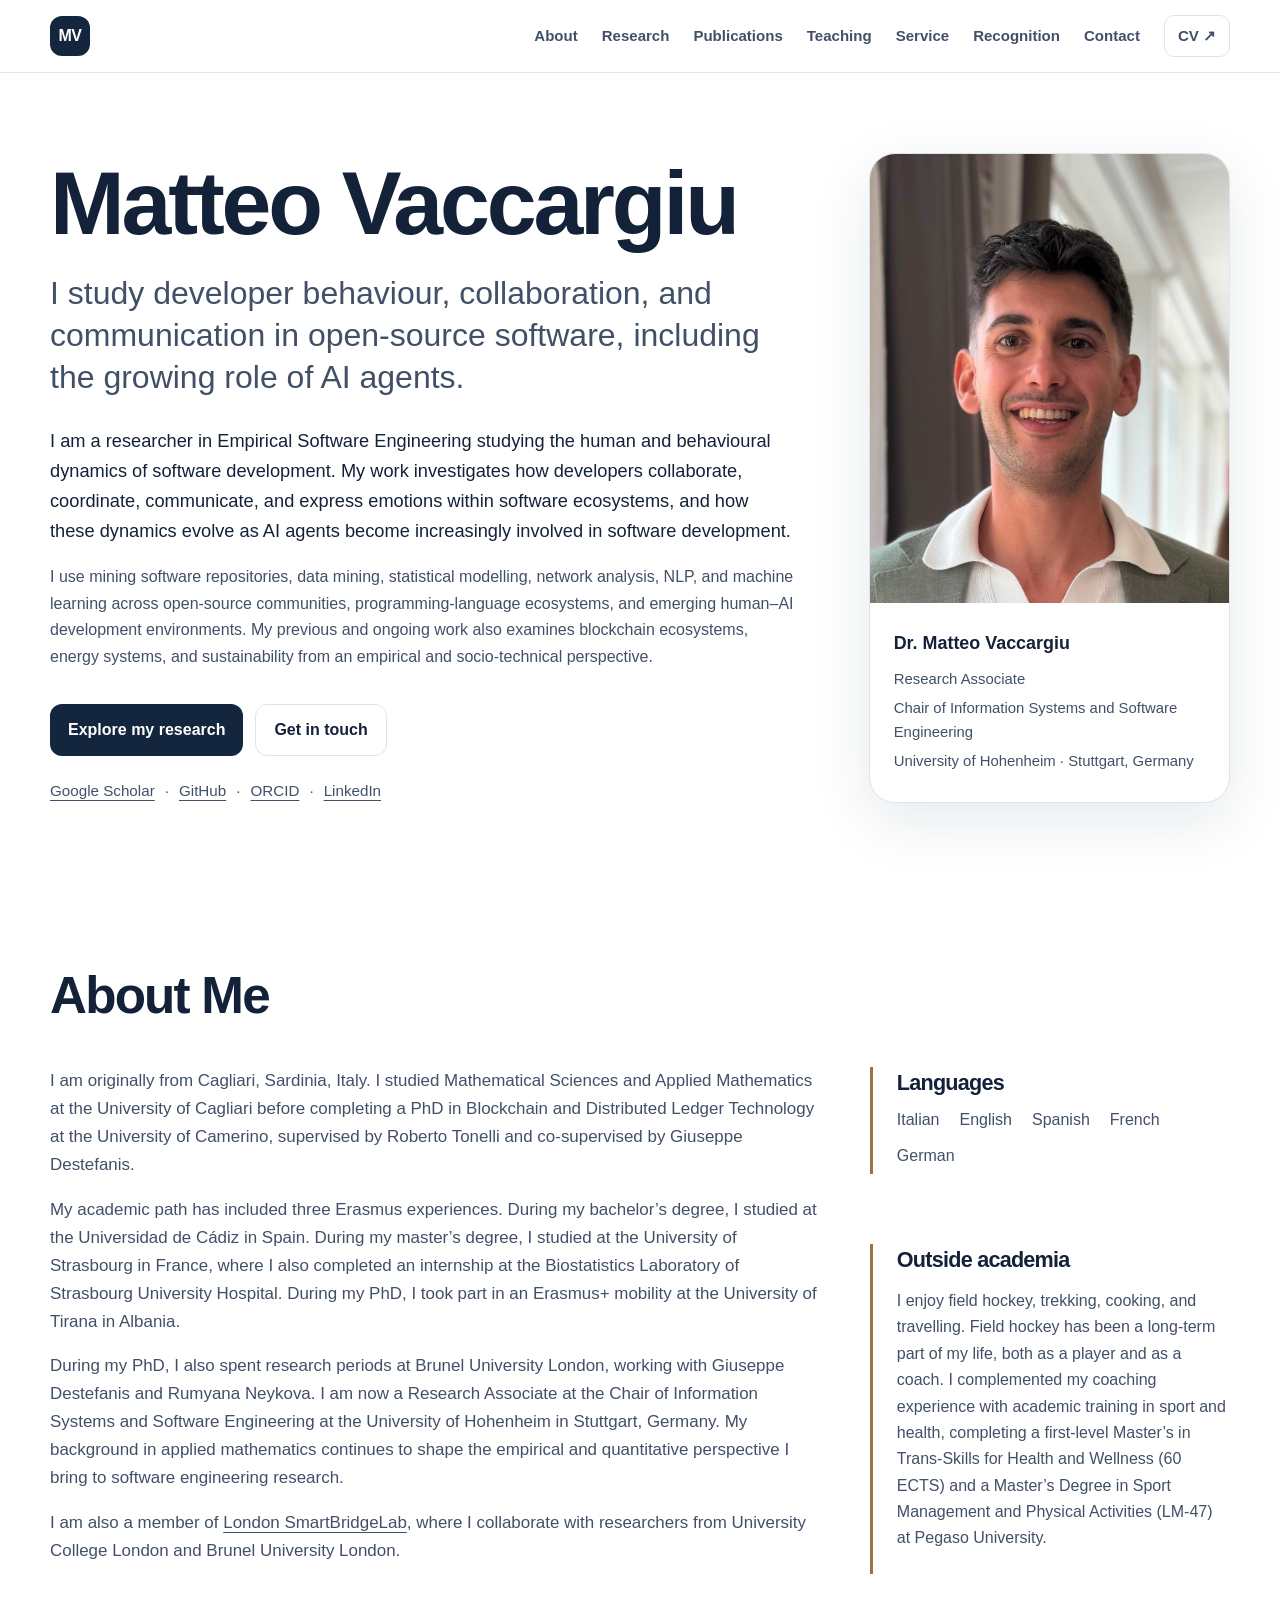
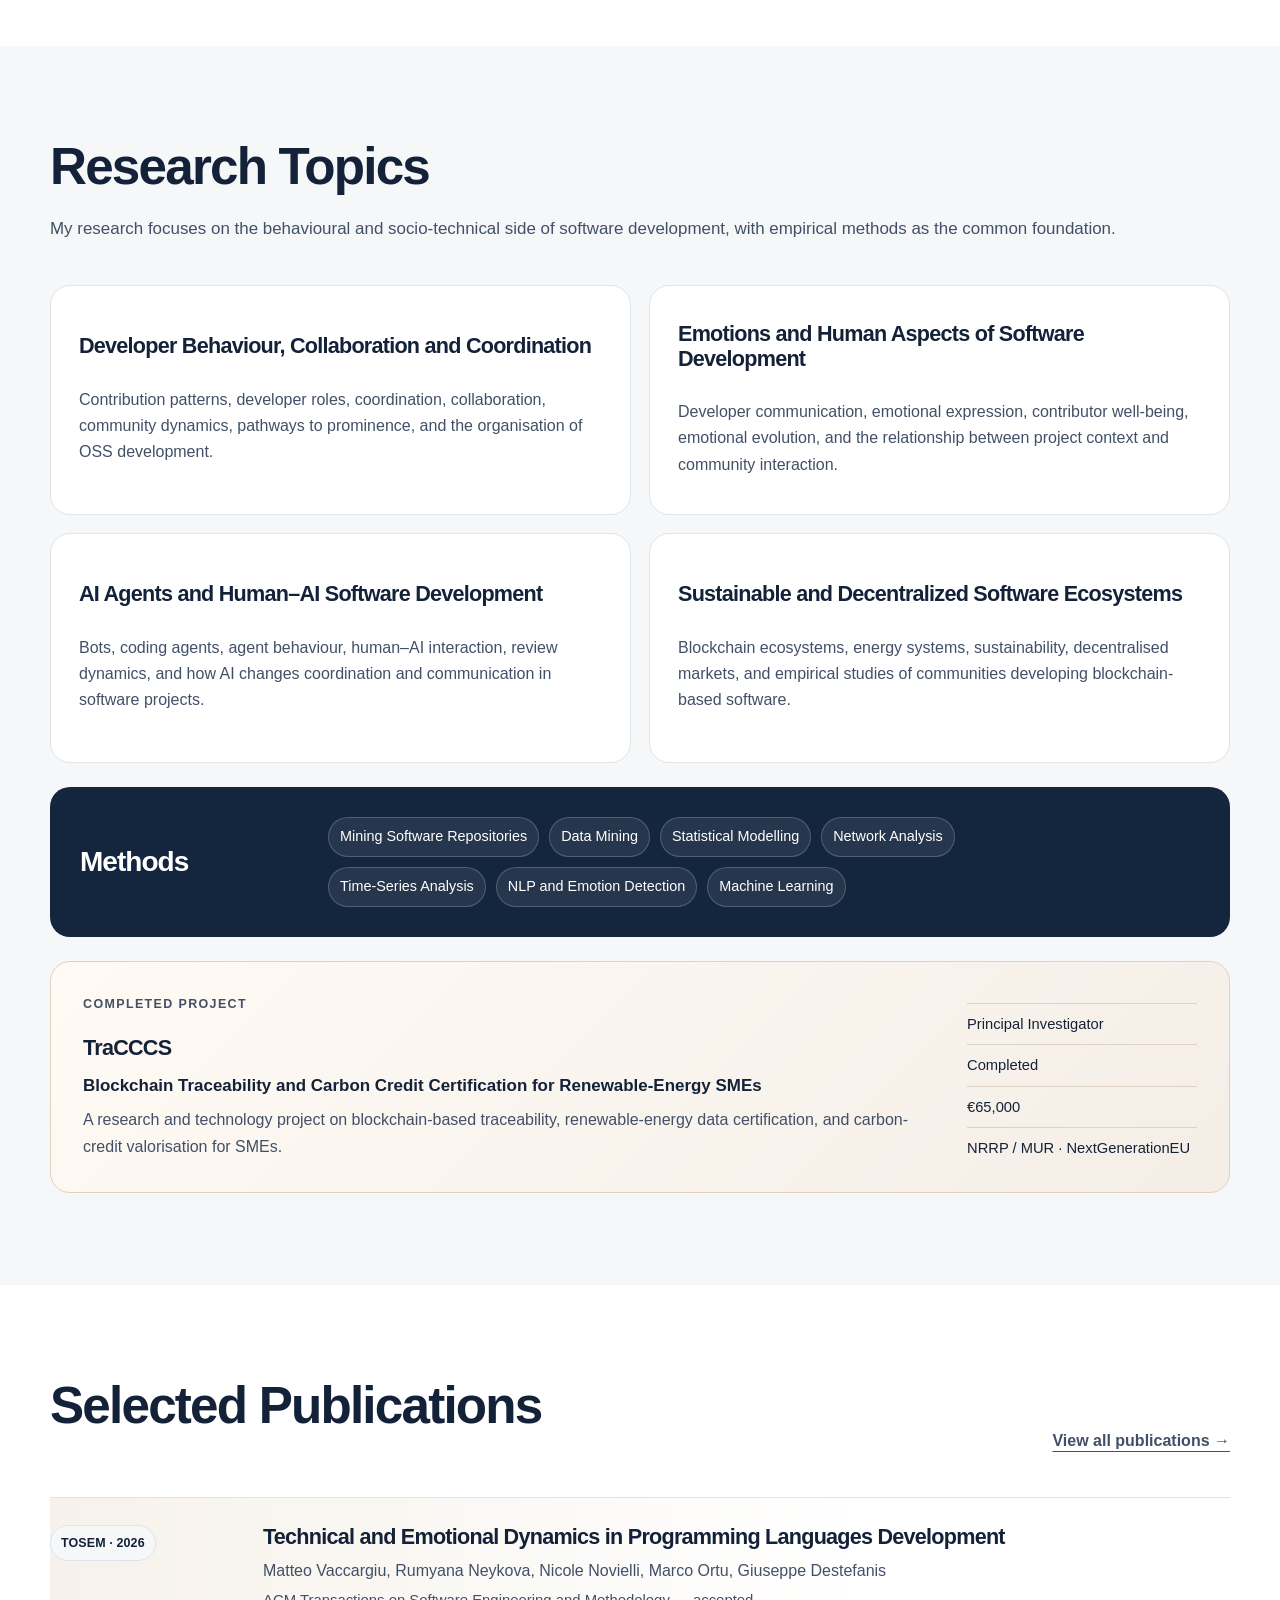
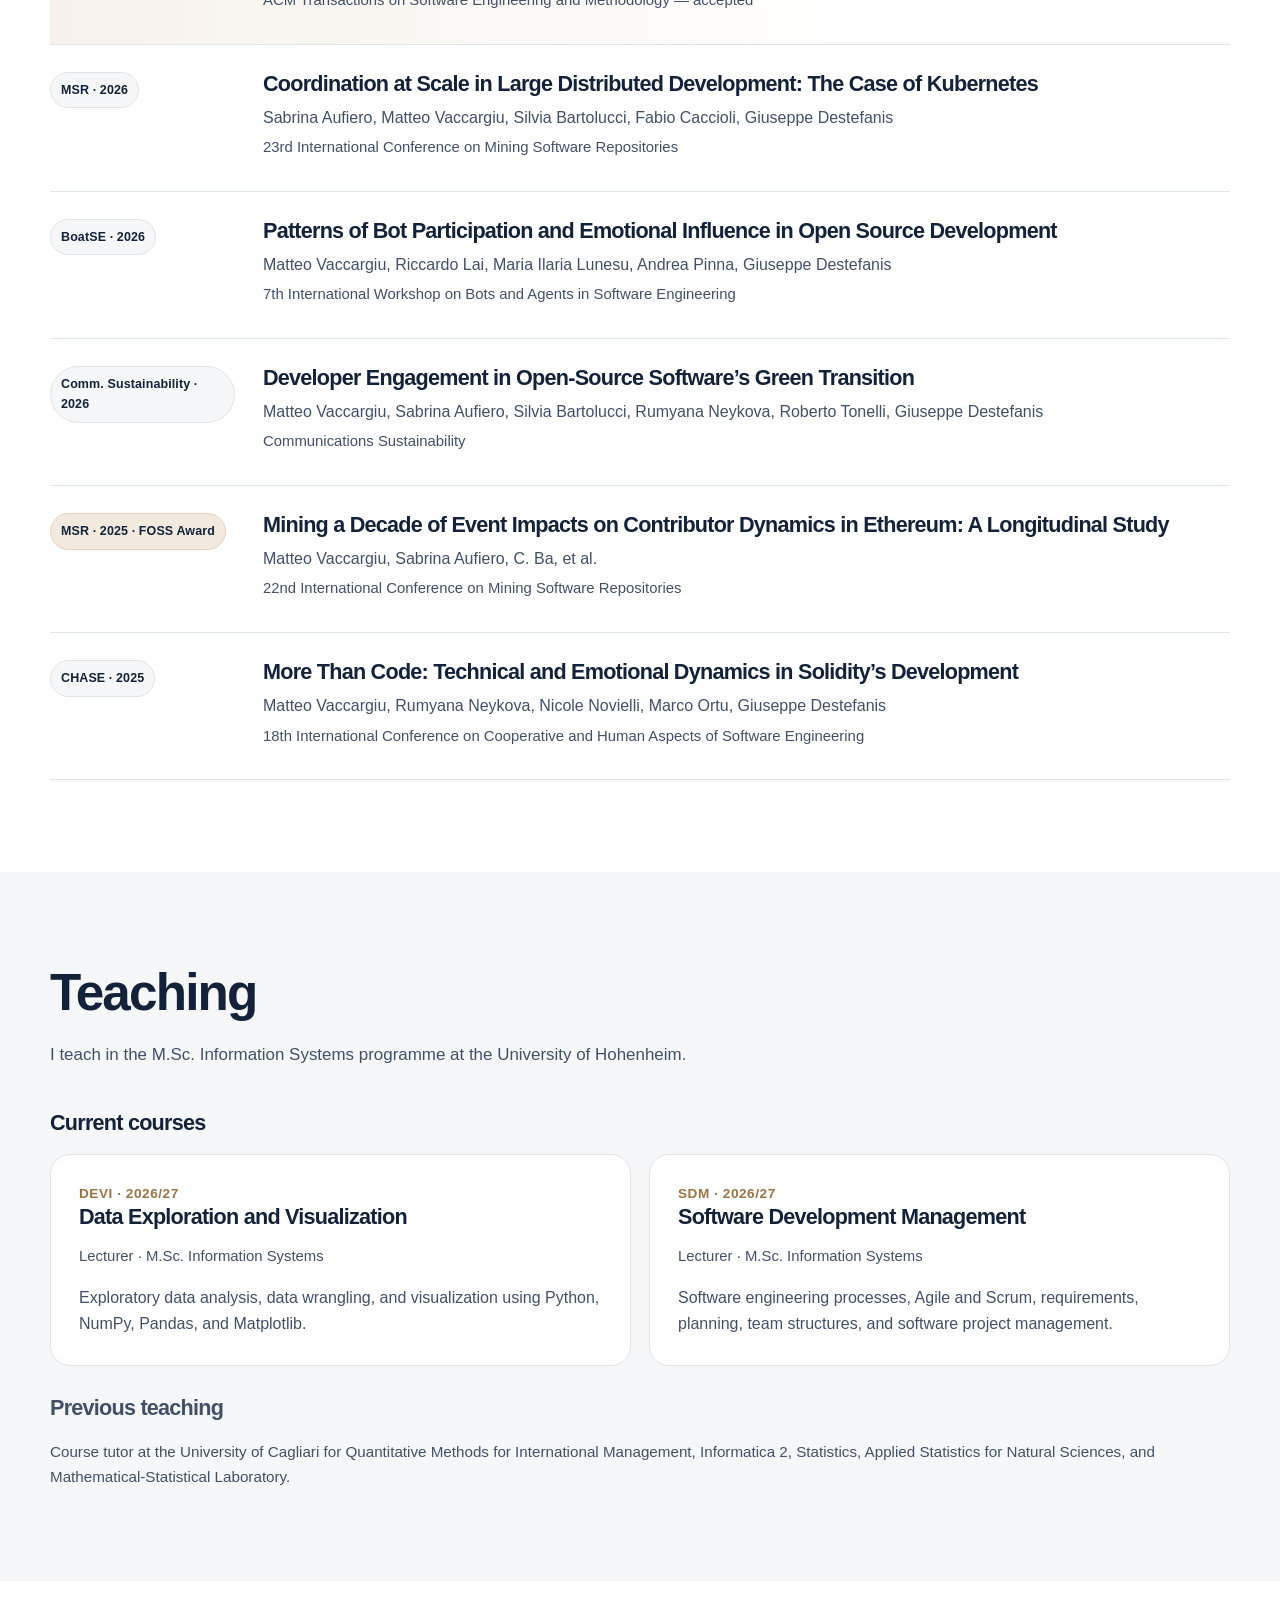
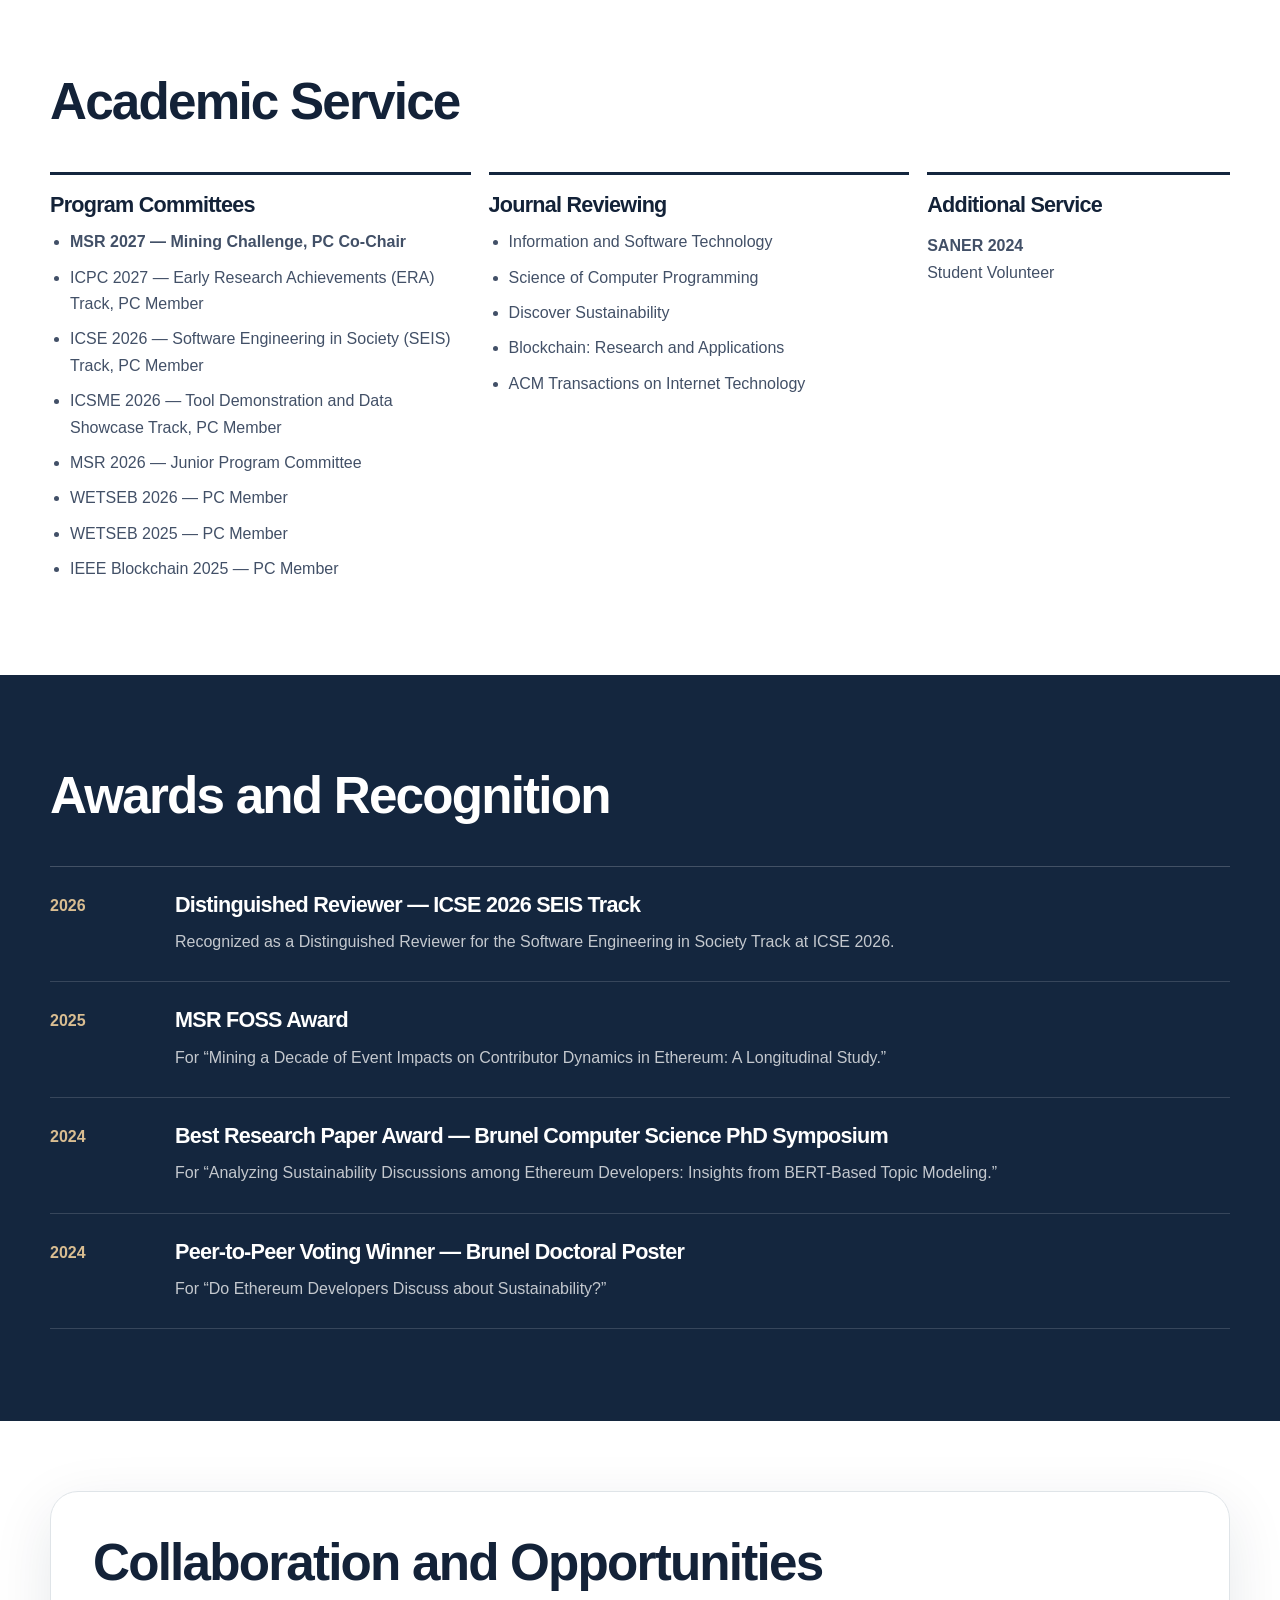
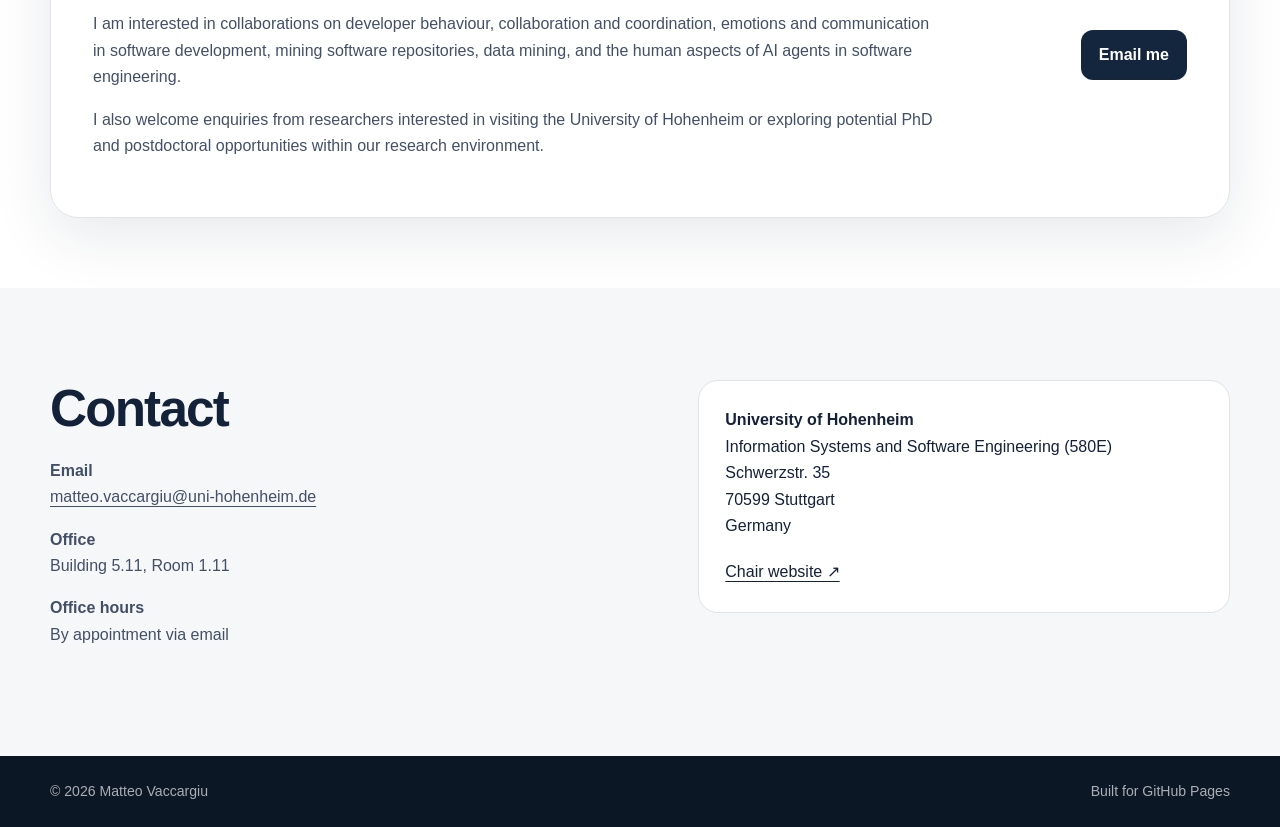
<file: index.html>
<!doctype html>
<html lang="en">
<head>
  <meta charset="utf-8" />
  <meta name="viewport" content="width=device-width, initial-scale=1" />
  <meta name="description" content="Matteo Vaccargiu — Research Associate at the University of Hohenheim." />
  <meta property="og:title" content="Matteo Vaccargiu" />
  <meta property="og:description" content="Research Associate at the University of Hohenheim." />
  <meta property="og:type" content="website" />
  <meta property="og:url" content="https://matteovaccargiu.github.io/" />
  <title>Matteo Vaccargiu</title>
  <link rel="stylesheet" href="styles.css" />
</head>
<body>
  <header class="site-header">
    <div class="container nav-wrap">
      <a class="brand" href="#top">MV</a>
      <nav aria-label="Primary navigation">
        <a href="#about">About</a>
        <a href="#research">Research</a>
        <a href="publications.html">Publications</a>
        <a href="#teaching">Teaching</a>
        <a href="#service">Service</a>
        <a href="#recognition">Recognition</a>
        <a href="#contact">Contact</a>
        <a class="nav-cv" href="CV_Matteo_Vaccargiu.pdf" target="_blank" rel="noopener">CV ↗</a>
      </nav>
    </div>
  </header>

  <main id="top">
    <section class="hero section">
      <div class="container hero-grid">
        <div class="hero-copy">
          <h1>Matteo Vaccargiu</h1>
          <p class="hero-title">I study developer behaviour, collaboration, and communication in open-source software, including the growing role of AI agents.</p>
          <p class="lead">
            I am a researcher in Empirical Software Engineering studying the human and behavioural dynamics of software development. My work investigates how developers collaborate, coordinate, communicate, and express emotions within software ecosystems, and how these dynamics evolve as AI agents become increasingly involved in software development.
          </p>
          <p class="hero-detail">
            I use mining software repositories, data mining, statistical modelling, network analysis, NLP, and machine learning across open-source communities, programming-language ecosystems, and emerging human–AI development environments. My previous and ongoing work also examines blockchain ecosystems, energy systems, and sustainability from an empirical and socio-technical perspective.
          </p>
          <div class="hero-actions">
            <a class="button primary" href="#research">Explore my research</a>
            <a class="button secondary" href="mailto:matteo.vaccargiu@uni-hohenheim.de">Get in touch</a>
          </div>
          <div class="social-links" aria-label="Academic profiles">
            <a href="https://scholar.google.com/citations?user=Zvp0OW4AAAAJ&amp;hl=en" target="_blank" rel="noopener">Google Scholar</a>
            <span>·</span>
            <a href="https://github.com/matteovaccargiu" target="_blank" rel="noopener">GitHub</a>
            <span>·</span>
            <a href="https://orcid.org/0009-0009-9461-6183" target="_blank" rel="noopener">ORCID</a>
            <span>·</span>
            <a href="https://www.linkedin.com/in/matteo-vaccargiu-04b7b61a7" target="_blank" rel="noopener">LinkedIn</a>
          </div>
        </div>
        <aside class="profile-card" aria-label="Profile">
          <img src="assets/matteo.jpg" alt="Portrait of Matteo Vaccargiu" />
          <div class="profile-card-body">
            <p class="profile-name">Dr. Matteo Vaccargiu</p>
            <p>Research Associate</p>
            <p>Chair of Information Systems and Software Engineering</p>
            <p>University of Hohenheim · Stuttgart, Germany</p>
          </div>
        </aside>
      </div>
    </section>

    <section id="about" class="section about-section">
      <div class="container">
        <div class="section-heading">
          <h2>About Me</h2>
        </div>
        <div class="about-grid">
          <div class="about-copy">
            <p>I am originally from Cagliari, Sardinia, Italy. I studied Mathematical Sciences and Applied Mathematics at the University of Cagliari before completing a PhD in Blockchain and Distributed Ledger Technology at the University of Camerino, supervised by Roberto Tonelli and co-supervised by Giuseppe Destefanis.</p>
            <p>My academic path has included three Erasmus experiences. During my bachelor’s degree, I studied at the Universidad de Cádiz in Spain. During my master’s degree, I studied at the University of Strasbourg in France, where I also completed an internship at the Biostatistics Laboratory of Strasbourg University Hospital. During my PhD, I took part in an Erasmus+ mobility at the University of Tirana in Albania.</p>
            <p>During my PhD, I also spent research periods at Brunel University London, working with Giuseppe Destefanis and Rumyana Neykova. I am now a Research Associate at the Chair of Information Systems and Software Engineering at the University of Hohenheim in Stuttgart, Germany. My background in applied mathematics continues to shape the empirical and quantitative perspective I bring to software engineering research.</p>
            <p>I am also a member of <a href="https://smartbridgelab.co.uk" target="_blank" rel="noopener">London SmartBridgeLab</a>, where I collaborate with researchers from University College London and Brunel University London.</p>
          </div>
          <aside class="about-sidebar">
            <div class="about-side-block">
              <h3>Languages</h3>
              <div class="language-list" aria-label="Languages">
                <span>Italian</span>
                <span>English</span>
                <span>Spanish</span>
                <span>French</span>
                <span>German</span>
              </div>
            </div>
            <div class="about-side-block">
              <h3>Outside academia</h3>
              <p>I enjoy field hockey, trekking, cooking, and travelling. Field hockey has been a long-term part of my life, both as a player and as a coach. I complemented my coaching experience with academic training in sport and health, completing a first-level Master’s in Trans-Skills for Health and Wellness (60 ECTS) and a Master’s Degree in Sport Management and Physical Activities (LM-47) at Pegaso University.</p>
            </div>
          </aside>
        </div>
      </div>
    </section>

    <section id="research" class="section soft-bg">
      <div class="container">
        <div class="section-heading research-heading">
          <h2>Research Topics</h2>
          <p>My research focuses on the behavioural and socio-technical side of software development, with empirical methods as the common foundation.</p>
        </div>
        <div class="card-grid research-grid">
          <article class="card research-card">
            <h3>Developer Behaviour, Collaboration and Coordination</h3>
            <p>Contribution patterns, developer roles, coordination, collaboration, community dynamics, pathways to prominence, and the organisation of OSS development.</p>
          </article>
          <article class="card research-card">
            <h3>Emotions and Human Aspects of Software Development</h3>
            <p>Developer communication, emotional expression, contributor well-being, emotional evolution, and the relationship between project context and community interaction.</p>
          </article>
          <article class="card research-card">
            <h3>AI Agents and Human–AI Software Development</h3>
            <p>Bots, coding agents, agent behaviour, human–AI interaction, review dynamics, and how AI changes coordination and communication in software projects.</p>
          </article>
          <article class="card research-card">
            <h3>Sustainable and Decentralized Software Ecosystems</h3>
            <p>Blockchain ecosystems, energy systems, sustainability, decentralised markets, and empirical studies of communities developing blockchain-based software.</p>
          </article>
        </div>

        <div class="methods-band">
          <div>
            <h3>Methods</h3>
          </div>
          <div class="chips chips-rows">
            <div class="chip-row">
              <span>Mining Software Repositories</span>
              <span>Data Mining</span>
              <span>Statistical Modelling</span>
              <span>Network Analysis</span>
            </div>
            <div class="chip-row">
              <span>Time-Series Analysis</span>
              <span>NLP and Emotion Detection</span>
              <span>Machine Learning</span>
            </div>
          </div>
        </div>

        <article class="featured-project">
          <div>
            <p class="eyebrow">Completed project</p>
            <h3>TraCCCS</h3>
            <p class="project-subtitle">Blockchain Traceability and Carbon Credit Certification for Renewable-Energy SMEs</p>
            <p>A research and technology project on blockchain-based traceability, renewable-energy data certification, and carbon-credit valorisation for SMEs.</p>
          </div>
          <div class="project-meta">
            <span>Principal Investigator</span>
            <span>Completed</span>
            <span>€65,000</span>
            <span>NRRP / MUR · NextGenerationEU</span>
          </div>
        </article>
      </div>
    </section>

    <section id="publications" class="section">
      <div class="container">
        <div class="section-heading row-heading">
          <div>
            <h2>Selected Publications</h2>
          </div>
          <a class="text-link" href="publications.html">View all publications →</a>
        </div>

        <div class="publication-list">
          <article class="publication featured-pub">
            <div class="pub-badge">TOSEM · 2026</div>
            <div>
              <h3>Technical and Emotional Dynamics in Programming Languages Development</h3>
              <p>Matteo Vaccargiu, Rumyana Neykova, Nicole Novielli, Marco Ortu, Giuseppe Destefanis</p>
              <p class="venue">ACM Transactions on Software Engineering and Methodology — accepted</p>
            </div>
          </article>
          <article class="publication">
            <div class="pub-badge">MSR · 2026</div>
            <div>
              <h3>Coordination at Scale in Large Distributed Development: The Case of Kubernetes</h3>
              <p>Sabrina Aufiero, Matteo Vaccargiu, Silvia Bartolucci, Fabio Caccioli, Giuseppe Destefanis</p>
              <p class="venue">23rd International Conference on Mining Software Repositories</p>
            </div>
          </article>
          <article class="publication">
            <div class="pub-badge">BoatSE · 2026</div>
            <div>
              <h3>Patterns of Bot Participation and Emotional Influence in Open Source Development</h3>
              <p>Matteo Vaccargiu, Riccardo Lai, Maria Ilaria Lunesu, Andrea Pinna, Giuseppe Destefanis</p>
              <p class="venue">7th International Workshop on Bots and Agents in Software Engineering</p>
            </div>
          </article>
          <article class="publication">
            <div class="pub-badge">Comm. Sustainability · 2026</div>
            <div>
              <h3>Developer Engagement in Open-Source Software’s Green Transition</h3>
              <p>Matteo Vaccargiu, Sabrina Aufiero, Silvia Bartolucci, Rumyana Neykova, Roberto Tonelli, Giuseppe Destefanis</p>
              <p class="venue">Communications Sustainability</p>
            </div>
          </article>
          <article class="publication">
            <div class="pub-badge award">MSR · 2025 · FOSS Award</div>
            <div>
              <h3>Mining a Decade of Event Impacts on Contributor Dynamics in Ethereum: A Longitudinal Study</h3>
              <p>Matteo Vaccargiu, Sabrina Aufiero, C. Ba, et al.</p>
              <p class="venue">22nd International Conference on Mining Software Repositories</p>
            </div>
          </article>
          <article class="publication">
            <div class="pub-badge">CHASE · 2025</div>
            <div>
              <h3>More Than Code: Technical and Emotional Dynamics in Solidity’s Development</h3>
              <p>Matteo Vaccargiu, Rumyana Neykova, Nicole Novielli, Marco Ortu, Giuseppe Destefanis</p>
              <p class="venue">18th International Conference on Cooperative and Human Aspects of Software Engineering</p>
            </div>
          </article>
        </div>
      </div>
    </section>

    <section id="teaching" class="section soft-bg">
      <div class="container">
        <div class="section-heading">
          <h2>Teaching</h2>
          <p>I teach in the M.Sc. Information Systems programme at the University of Hohenheim.</p>
        </div>
        <h3 class="subsection-title">Current courses</h3>
        <div class="card-grid teaching-grid">
          <article class="card teaching-card">
            <p class="course-code">DEVI · 2026/27</p>
            <h3>Data Exploration and Visualization</h3>
            <p class="muted">Lecturer · M.Sc. Information Systems</p>
            <p>Exploratory data analysis, data wrangling, and visualization using Python, NumPy, Pandas, and Matplotlib.</p>
          </article>
          <article class="card teaching-card">
            <p class="course-code">SDM · 2026/27</p>
            <h3>Software Development Management</h3>
            <p class="muted">Lecturer · M.Sc. Information Systems</p>
            <p>Software engineering processes, Agile and Scrum, requirements, planning, team structures, and software project management.</p>
          </article>
        </div>
        <div class="previous-teaching">
          <h3 class="subsection-title">Previous teaching</h3>
          <p>Course tutor at the University of Cagliari for Quantitative Methods for International Management, Informatica 2, Statistics, Applied Statistics for Natural Sciences, and Mathematical-Statistical Laboratory.</p>
        </div>
      </div>
    </section>

    <section id="service" class="section">
      <div class="container">
        <div class="section-heading">
          <h2>Academic Service</h2>
        </div>
        <div class="service-columns">
          <div class="service-block">
            <h3>Program Committees</h3>
            <ul>
              <li><strong>MSR 2027 — Mining Challenge, PC Co-Chair</strong></li>
              <li>ICPC 2027 — Early Research Achievements (ERA) Track, PC Member</li>
              <li>ICSE 2026 — Software Engineering in Society (SEIS) Track, PC Member</li>
              <li>ICSME 2026 — Tool Demonstration and Data Showcase Track, PC Member</li>
              <li>MSR 2026 — Junior Program Committee</li>
              <li>WETSEB 2026 — PC Member</li>
              <li>WETSEB 2025 — PC Member</li>
              <li>IEEE Blockchain 2025 — PC Member</li>
            </ul>
          </div>
          <div class="service-block">
            <h3>Journal Reviewing</h3>
            <ul>
              <li>Information and Software Technology</li>
              <li>Science of Computer Programming</li>
              <li>Discover Sustainability</li>
              <li>Blockchain: Research and Applications</li>
              <li>ACM Transactions on Internet Technology</li>
            </ul>
          </div>
          <div class="service-block compact-block">
            <h3>Additional Service</h3>
            <p><strong>SANER 2024</strong><br />Student Volunteer</p>
          </div>
        </div>
      </div>
    </section>

    <section id="recognition" class="section dark-section">
      <div class="container">
        <div class="section-heading light-heading">
          <h2>Awards and Recognition</h2>
        </div>
        <div class="timeline">
          <article class="timeline-item">
            <span>2026</span>
            <div>
              <h3>Distinguished Reviewer — ICSE 2026 SEIS Track</h3>
              <p>Recognized as a Distinguished Reviewer for the Software Engineering in Society Track at ICSE 2026.</p>
            </div>
          </article>
          <article class="timeline-item">
            <span>2025</span>
            <div>
              <h3>MSR FOSS Award</h3>
              <p>For “Mining a Decade of Event Impacts on Contributor Dynamics in Ethereum: A Longitudinal Study.”</p>
            </div>
          </article>
          <article class="timeline-item">
            <span>2024</span>
            <div>
              <h3>Best Research Paper Award — Brunel Computer Science PhD Symposium</h3>
              <p>For “Analyzing Sustainability Discussions among Ethereum Developers: Insights from BERT-Based Topic Modeling.”</p>
            </div>
          </article>
          <article class="timeline-item">
            <span>2024</span>
            <div>
              <h3>Peer-to-Peer Voting Winner — Brunel Doctoral Poster</h3>
              <p>For “Do Ethereum Developers Discuss about Sustainability?”</p>
            </div>
          </article>
        </div>
      </div>
    </section>

    <section class="section collaboration-section">
      <div class="container collaboration-box">
        <div>
          <h2>Collaboration and Opportunities</h2>
          <p>I am interested in collaborations on developer behaviour, collaboration and coordination, emotions and communication in software development, mining software repositories, data mining, and the human aspects of AI agents in software engineering.</p>
          <p>I also welcome enquiries from researchers interested in visiting the University of Hohenheim or exploring potential PhD and postdoctoral opportunities within our research environment.</p>
        </div>
        <a class="button primary" href="mailto:matteo.vaccargiu@uni-hohenheim.de">Email me</a>
      </div>
    </section>

    <section id="contact" class="section soft-bg contact-section">
      <div class="container contact-grid">
        <div>
          <h2>Contact</h2>
          <p><strong>Email</strong><br /><a href="mailto:matteo.vaccargiu@uni-hohenheim.de">matteo.vaccargiu@uni-hohenheim.de</a></p>
          <p><strong>Office</strong><br />Building 5.11, Room 1.11</p>
          <p><strong>Office hours</strong><br />By appointment via email</p>
        </div>
        <div class="address-card">
          <strong>University of Hohenheim</strong><br />
          Information Systems and Software Engineering (580E)<br />
          Schwerzstr. 35<br />
          70599 Stuttgart<br />
          Germany
          <div class="address-links">
            <a href="https://isse.uni-hohenheim.de/en" target="_blank" rel="noopener">Chair website ↗</a>
          </div>
        </div>
      </div>
    </section>
  </main>

  <footer>
    <div class="container footer-wrap">
      <span>© 2026 Matteo Vaccargiu</span>
      <span>Built for GitHub Pages</span>
    </div>
  </footer>
</body>
</html>
</file>
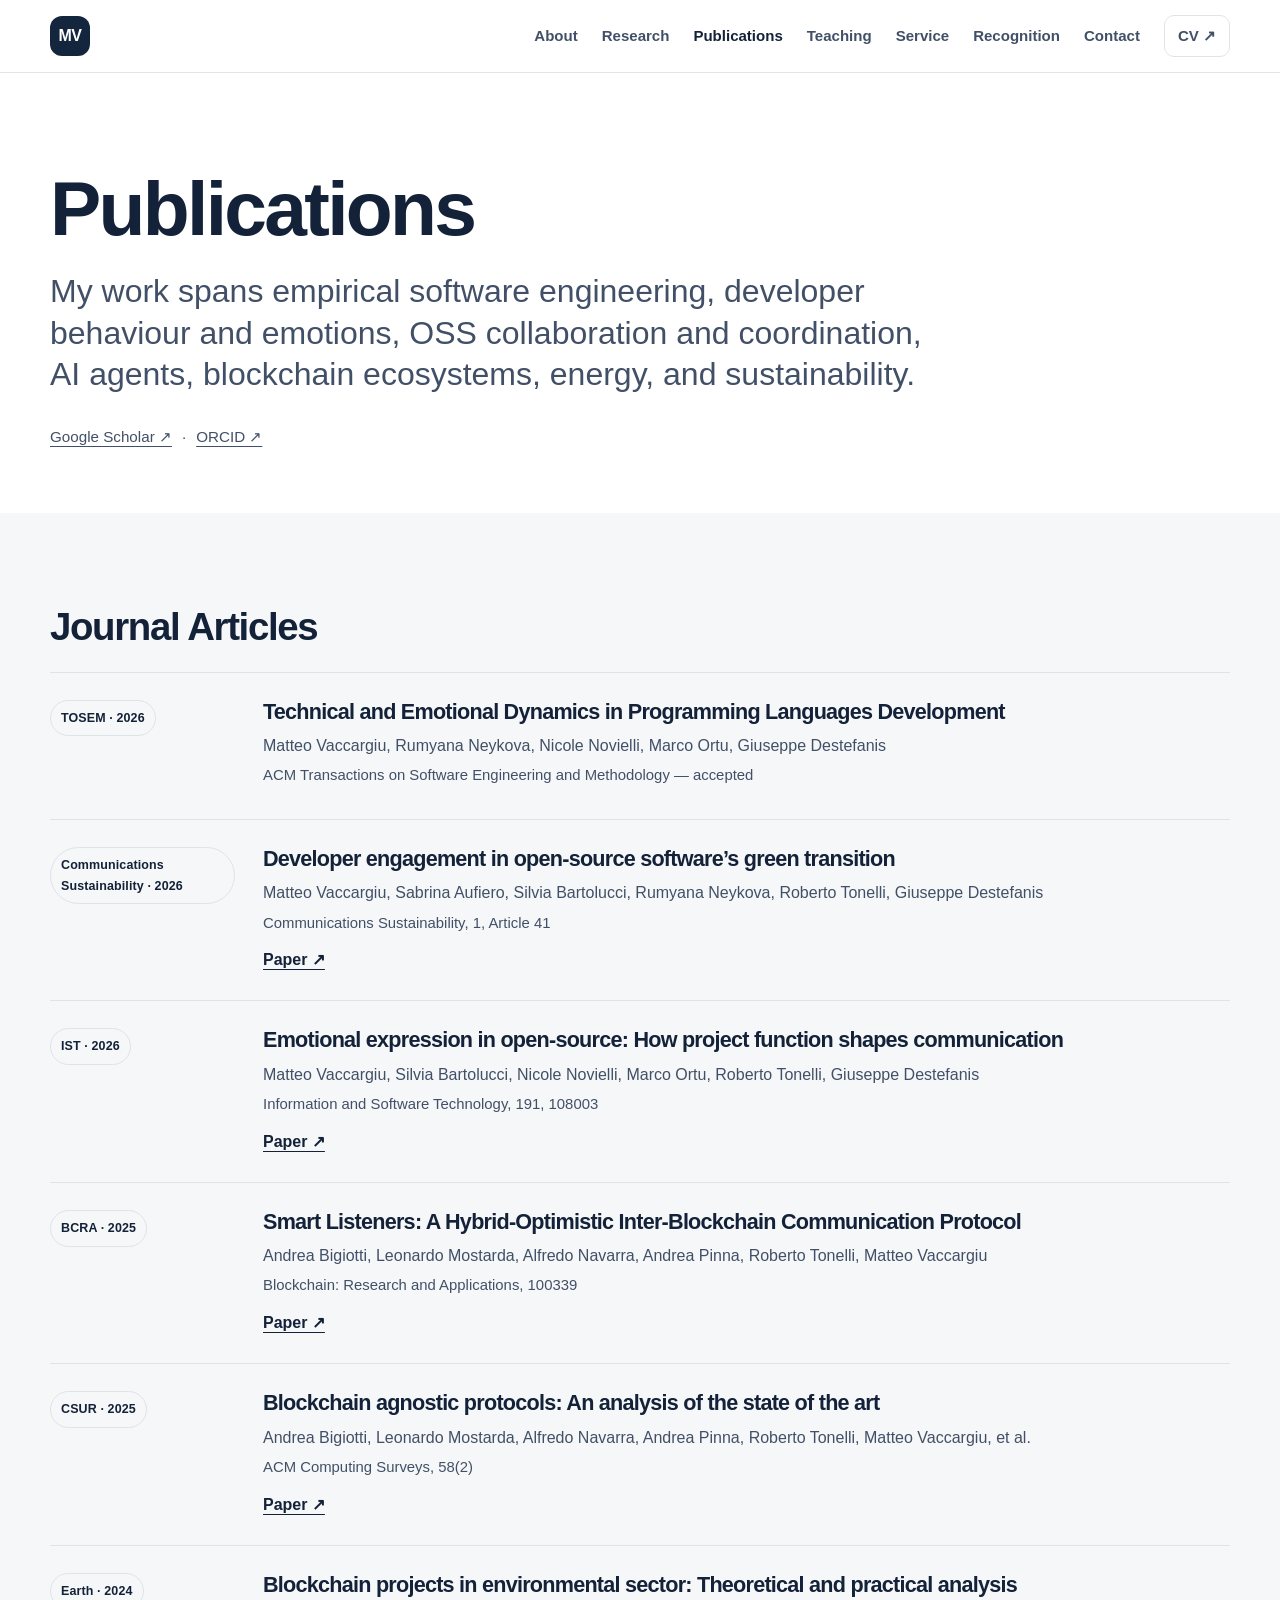
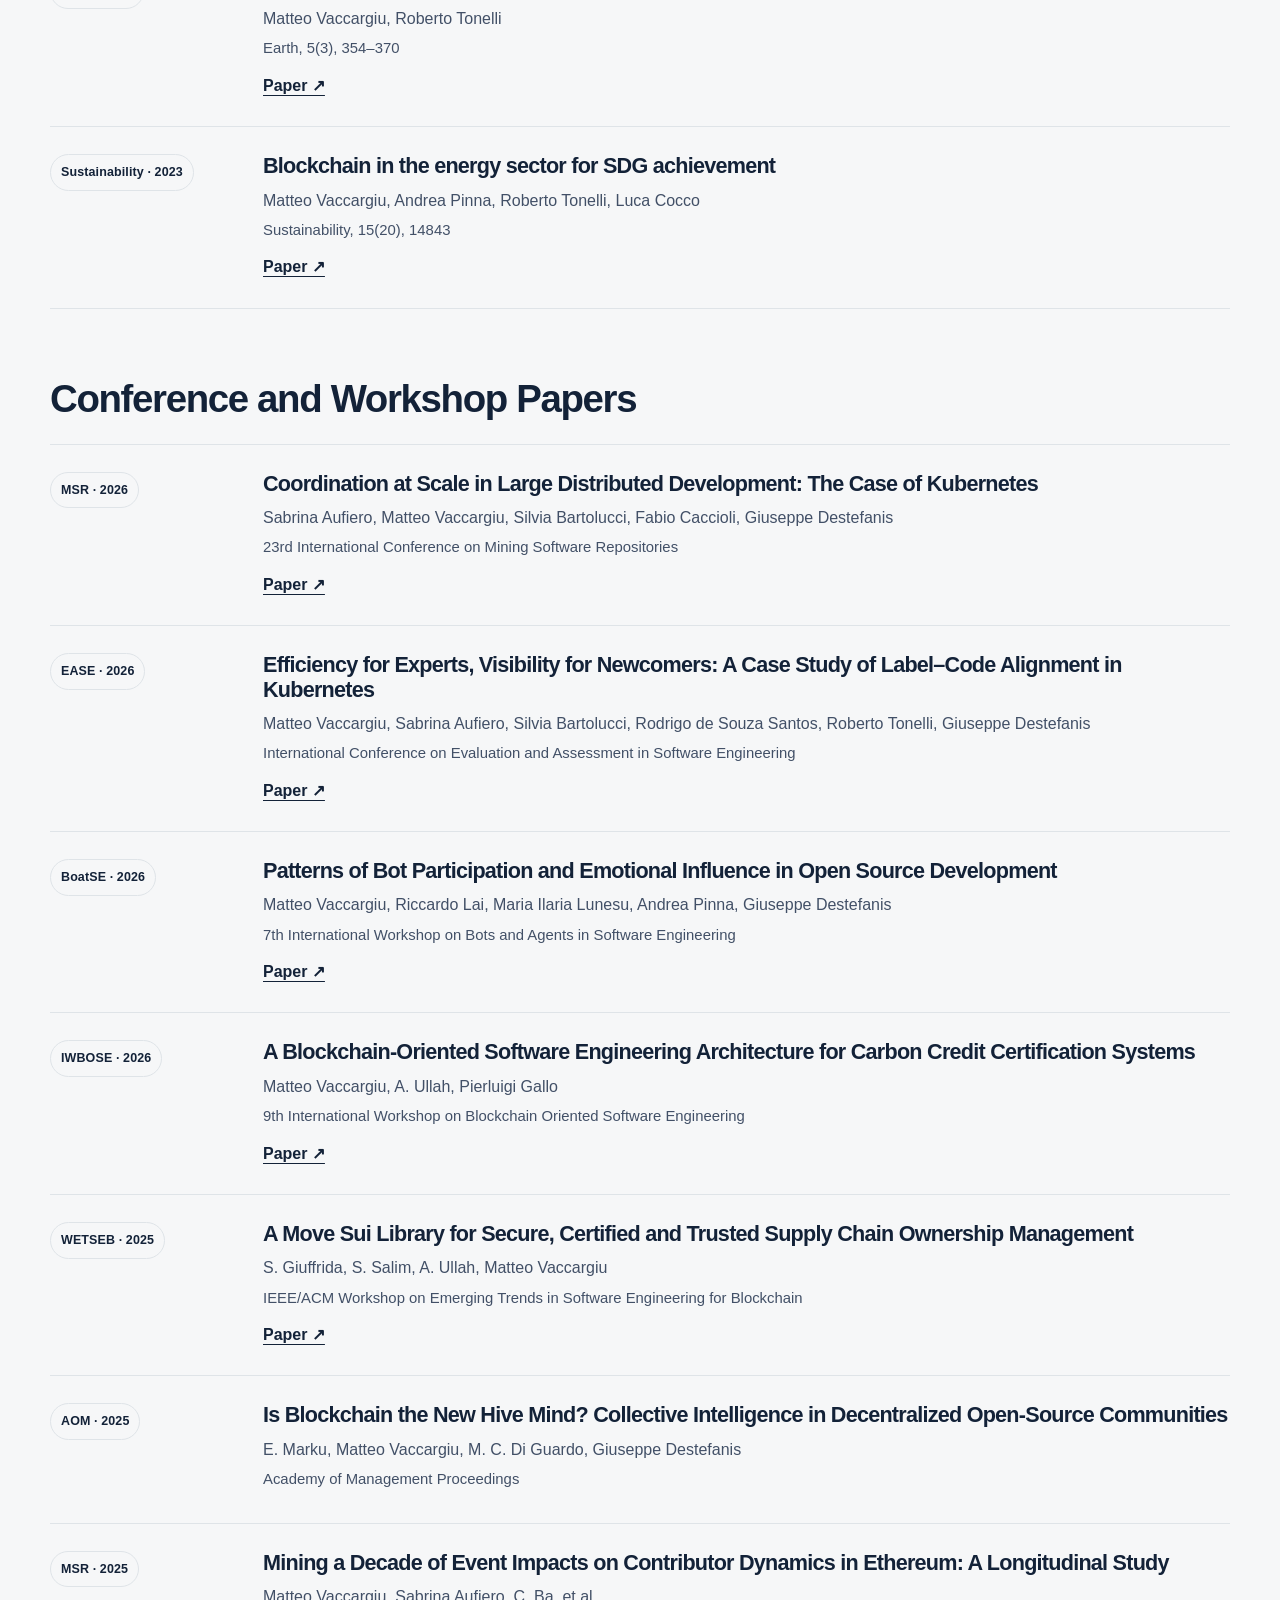
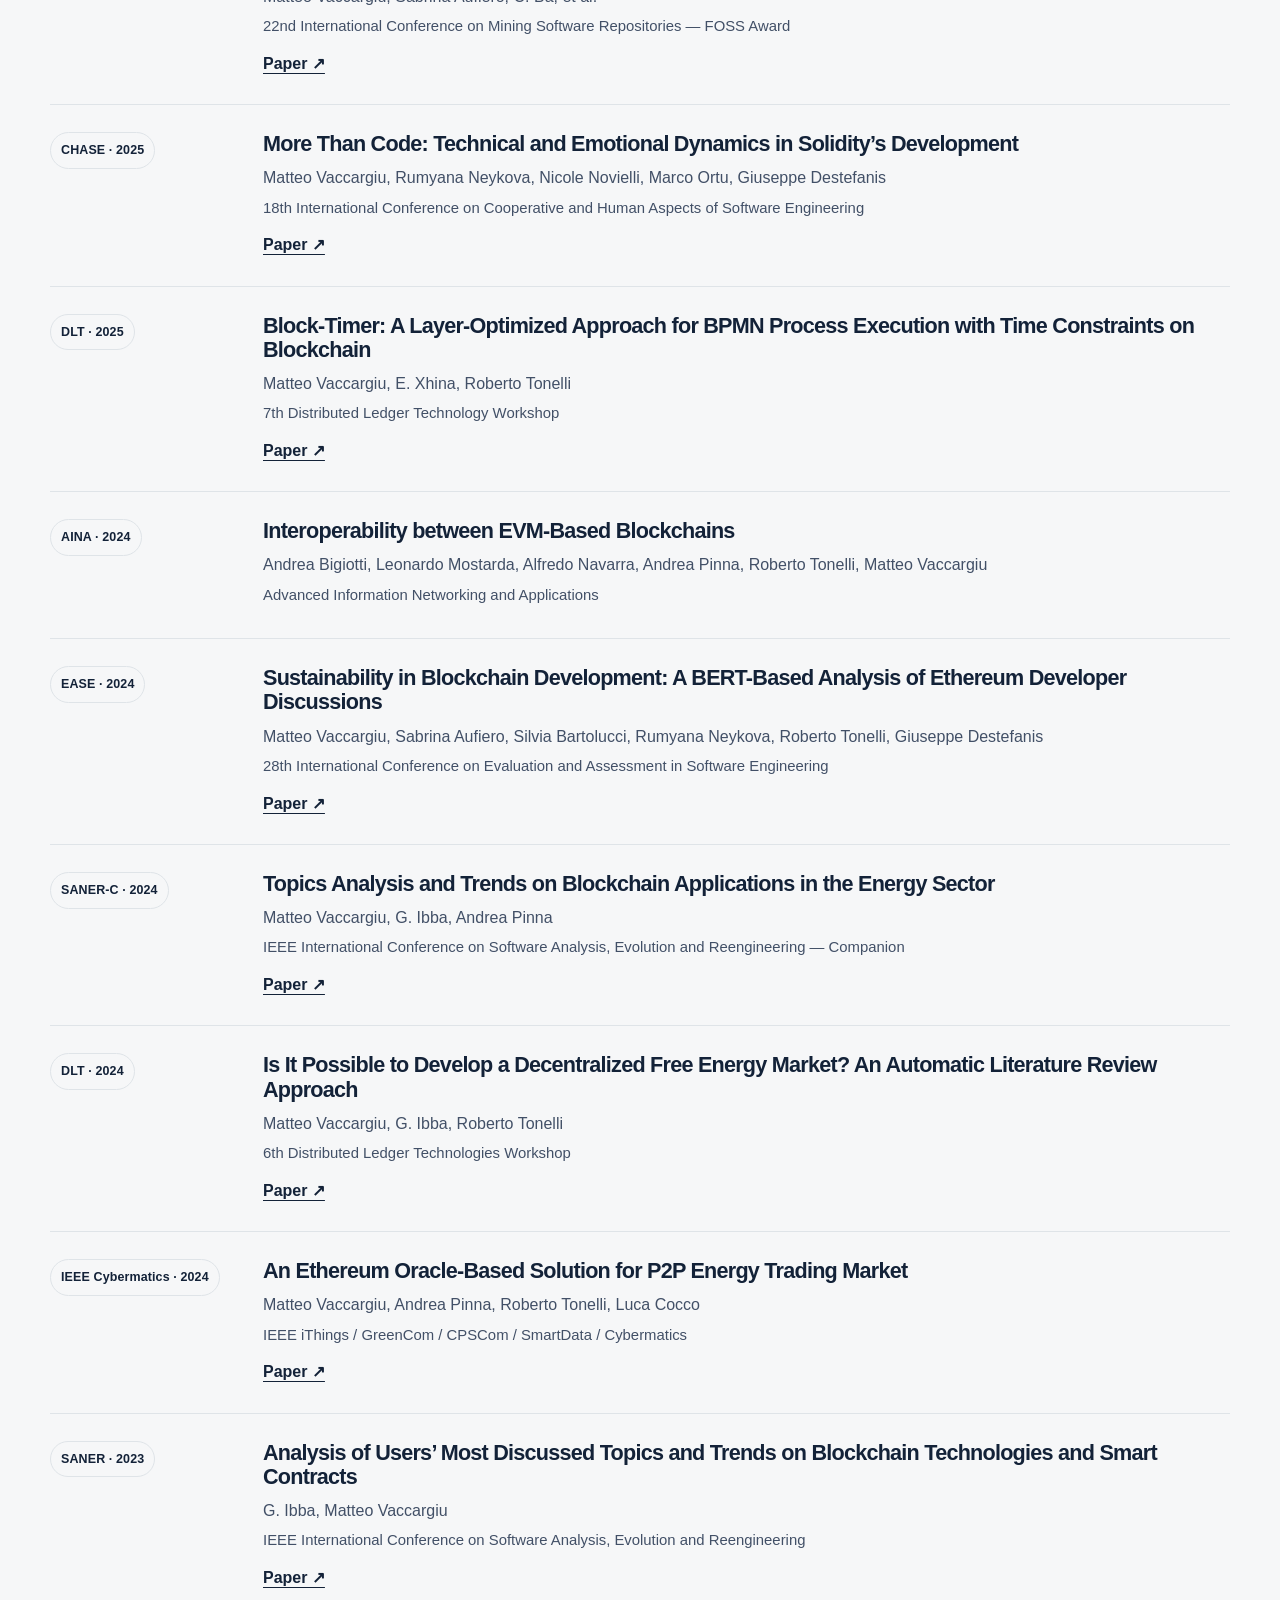
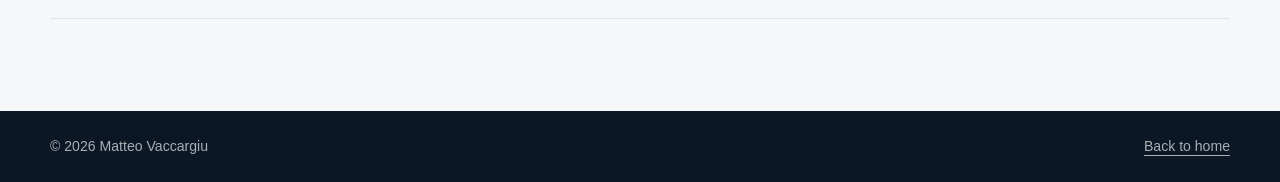
<file: publications.html>
<!doctype html>
<html lang="en">
<head>
  <meta charset="utf-8" />
  <meta name="viewport" content="width=device-width, initial-scale=1" />
  <meta name="description" content="Publications by Matteo Vaccargiu — Empirical Software Engineering researcher at the University of Hohenheim." />
  <title>Publications | Matteo Vaccargiu</title>
  <link rel="stylesheet" href="styles.css" />
</head>
<body>
  <header class="site-header">
    <div class="container nav-wrap">
      <a class="brand" href="index.html">MV</a>
      <nav aria-label="Primary navigation">
        <a href="index.html#about">About</a>
        <a href="index.html#research">Research</a>
        <a href="publications.html" aria-current="page">Publications</a>
        <a href="index.html#teaching">Teaching</a>
        <a href="index.html#service">Service</a>
        <a href="index.html#recognition">Recognition</a>
        <a href="index.html#contact">Contact</a>
        <a class="nav-cv" href="CV_Matteo_Vaccargiu.pdf" target="_blank" rel="noopener">CV ↗</a>
      </nav>
    </div>
  </header>
  <main>
    <section class="section publications-hero">
      <div class="container">
        <h1 class="page-title">Publications</h1>
        <p class="hero-title publications-intro">My work spans empirical software engineering, developer behaviour and emotions, OSS collaboration and coordination, AI agents, blockchain ecosystems, energy, and sustainability.</p>
        <div class="social-links">
          <a href="https://scholar.google.com/citations?user=Zvp0OW4AAAAJ&amp;hl=en" target="_blank" rel="noopener">Google Scholar ↗</a>
          <span>·</span>
          <a href="https://orcid.org/0009-0009-9461-6183" target="_blank" rel="noopener">ORCID ↗</a>
        </div>
      </div>
    </section>
    <section class="section soft-bg all-publications">
      <div class="container">
        <section class="pub-group"><h2>Journal Articles</h2><div class="publication-list">
<article class="publication full-publication">
<div class="pub-badge">TOSEM · 2026</div>
<div><h3>Technical and Emotional Dynamics in Programming Languages Development</h3><p>Matteo Vaccargiu, Rumyana Neykova, Nicole Novielli, Marco Ortu, Giuseppe Destefanis</p><p class="venue">ACM Transactions on Software Engineering and Methodology — accepted</p></div>
</article>
<article class="publication full-publication">
<div class="pub-badge">Communications Sustainability · 2026</div>
<div><h3>Developer engagement in open-source software’s green transition</h3><p>Matteo Vaccargiu, Sabrina Aufiero, Silvia Bartolucci, Rumyana Neykova, Roberto Tonelli, Giuseppe Destefanis</p><p class="venue">Communications Sustainability, 1, Article 41</p><a class="pub-link" href="https://doi.org/10.1038/s44458-026-00050-w" target="_blank" rel="noopener">Paper ↗</a></div>
</article>
<article class="publication full-publication">
<div class="pub-badge">IST · 2026</div>
<div><h3>Emotional expression in open-source: How project function shapes communication</h3><p>Matteo Vaccargiu, Silvia Bartolucci, Nicole Novielli, Marco Ortu, Roberto Tonelli, Giuseppe Destefanis</p><p class="venue">Information and Software Technology, 191, 108003</p><a class="pub-link" href="https://doi.org/10.1016/j.infsof.2025.108003" target="_blank" rel="noopener">Paper ↗</a></div>
</article>
<article class="publication full-publication">
<div class="pub-badge">BCRA · 2025</div>
<div><h3>Smart Listeners: A Hybrid-Optimistic Inter-Blockchain Communication Protocol</h3><p>Andrea Bigiotti, Leonardo Mostarda, Alfredo Navarra, Andrea Pinna, Roberto Tonelli, Matteo Vaccargiu</p><p class="venue">Blockchain: Research and Applications, 100339</p><a class="pub-link" href="https://doi.org/10.1016/j.bcra.2025.100339" target="_blank" rel="noopener">Paper ↗</a></div>
</article>
<article class="publication full-publication">
<div class="pub-badge">CSUR · 2025</div>
<div><h3>Blockchain agnostic protocols: An analysis of the state of the art</h3><p>Andrea Bigiotti, Leonardo Mostarda, Alfredo Navarra, Andrea Pinna, Roberto Tonelli, Matteo Vaccargiu, et al.</p><p class="venue">ACM Computing Surveys, 58(2)</p><a class="pub-link" href="https://doi.org/10.1145/3758089" target="_blank" rel="noopener">Paper ↗</a></div>
</article>
<article class="publication full-publication">
<div class="pub-badge">Earth · 2024</div>
<div><h3>Blockchain projects in environmental sector: Theoretical and practical analysis</h3><p>Matteo Vaccargiu, Roberto Tonelli</p><p class="venue">Earth, 5(3), 354–370</p><a class="pub-link" href="https://doi.org/10.3390/earth5030020" target="_blank" rel="noopener">Paper ↗</a></div>
</article>
<article class="publication full-publication">
<div class="pub-badge">Sustainability · 2023</div>
<div><h3>Blockchain in the energy sector for SDG achievement</h3><p>Matteo Vaccargiu, Andrea Pinna, Roberto Tonelli, Luca Cocco</p><p class="venue">Sustainability, 15(20), 14843</p><a class="pub-link" href="https://doi.org/10.3390/su152014843" target="_blank" rel="noopener">Paper ↗</a></div>
</article>
</div></section>
<section class="pub-group"><h2>Conference and Workshop Papers</h2><div class="publication-list">
<article class="publication full-publication">
<div class="pub-badge">MSR · 2026</div>
<div><h3>Coordination at Scale in Large Distributed Development: The Case of Kubernetes</h3><p>Sabrina Aufiero, Matteo Vaccargiu, Silvia Bartolucci, Fabio Caccioli, Giuseppe Destefanis</p><p class="venue">23rd International Conference on Mining Software Repositories</p><a class="pub-link" href="https://doi.org/10.1145/3793302.3793342" target="_blank" rel="noopener">Paper ↗</a></div>
</article>
<article class="publication full-publication">
<div class="pub-badge">EASE · 2026</div>
<div><h3>Efficiency for Experts, Visibility for Newcomers: A Case Study of Label–Code Alignment in Kubernetes</h3><p>Matteo Vaccargiu, Sabrina Aufiero, Silvia Bartolucci, Rodrigo de Souza Santos, Roberto Tonelli, Giuseppe Destefanis</p><p class="venue">International Conference on Evaluation and Assessment in Software Engineering</p><a class="pub-link" href="https://doi.org/10.1145/3816483.3816514" target="_blank" rel="noopener">Paper ↗</a></div>
</article>
<article class="publication full-publication">
<div class="pub-badge">BoatSE · 2026</div>
<div><h3>Patterns of Bot Participation and Emotional Influence in Open Source Development</h3><p>Matteo Vaccargiu, Riccardo Lai, Maria Ilaria Lunesu, Andrea Pinna, Giuseppe Destefanis</p><p class="venue">7th International Workshop on Bots and Agents in Software Engineering</p><a class="pub-link" href="https://doi.org/10.1145/3786161.3788455" target="_blank" rel="noopener">Paper ↗</a></div>
</article>
<article class="publication full-publication">
<div class="pub-badge">IWBOSE · 2026</div>
<div><h3>A Blockchain-Oriented Software Engineering Architecture for Carbon Credit Certification Systems</h3><p>Matteo Vaccargiu, A. Ullah, Pierluigi Gallo</p><p class="venue">9th International Workshop on Blockchain Oriented Software Engineering</p><a class="pub-link" href="https://arxiv.org/abs/2601.13772" target="_blank" rel="noopener">Paper ↗</a></div>
</article>
<article class="publication full-publication">
<div class="pub-badge">WETSEB · 2025</div>
<div><h3>A Move Sui Library for Secure, Certified and Trusted Supply Chain Ownership Management</h3><p>S. Giuffrida, S. Salim, A. Ullah, Matteo Vaccargiu</p><p class="venue">IEEE/ACM Workshop on Emerging Trends in Software Engineering for Blockchain</p><a class="pub-link" href="https://doi.org/10.1109/WETSEB66605.2025.00013" target="_blank" rel="noopener">Paper ↗</a></div>
</article>
<article class="publication full-publication">
<div class="pub-badge">AOM · 2025</div>
<div><h3>Is Blockchain the New Hive Mind? Collective Intelligence in Decentralized Open-Source Communities</h3><p>E. Marku, Matteo Vaccargiu, M. C. Di Guardo, Giuseppe Destefanis</p><p class="venue">Academy of Management Proceedings</p></div>
</article>
<article class="publication full-publication">
<div class="pub-badge">MSR · 2025</div>
<div><h3>Mining a Decade of Event Impacts on Contributor Dynamics in Ethereum: A Longitudinal Study</h3><p>Matteo Vaccargiu, Sabrina Aufiero, C. Ba, et al.</p><p class="venue">22nd International Conference on Mining Software Repositories — FOSS Award</p><a class="pub-link" href="https://doi.org/10.1109/MSR66628.2025.00088" target="_blank" rel="noopener">Paper ↗</a></div>
</article>
<article class="publication full-publication">
<div class="pub-badge">CHASE · 2025</div>
<div><h3>More Than Code: Technical and Emotional Dynamics in Solidity’s Development</h3><p>Matteo Vaccargiu, Rumyana Neykova, Nicole Novielli, Marco Ortu, Giuseppe Destefanis</p><p class="venue">18th International Conference on Cooperative and Human Aspects of Software Engineering</p><a class="pub-link" href="https://doi.org/10.1109/CHASE66643.2025.00036" target="_blank" rel="noopener">Paper ↗</a></div>
</article>
<article class="publication full-publication">
<div class="pub-badge">DLT · 2025</div>
<div><h3>Block-Timer: A Layer-Optimized Approach for BPMN Process Execution with Time Constraints on Blockchain</h3><p>Matteo Vaccargiu, E. Xhina, Roberto Tonelli</p><p class="venue">7th Distributed Ledger Technology Workshop</p><a class="pub-link" href="https://ceur-ws.org/Vol-4105/paper06.pdf" target="_blank" rel="noopener">Paper ↗</a></div>
</article>
<article class="publication full-publication">
<div class="pub-badge">AINA · 2024</div>
<div><h3>Interoperability between EVM-Based Blockchains</h3><p>Andrea Bigiotti, Leonardo Mostarda, Alfredo Navarra, Andrea Pinna, Roberto Tonelli, Matteo Vaccargiu</p><p class="venue">Advanced Information Networking and Applications</p></div>
</article>
<article class="publication full-publication">
<div class="pub-badge">EASE · 2024</div>
<div><h3>Sustainability in Blockchain Development: A BERT-Based Analysis of Ethereum Developer Discussions</h3><p>Matteo Vaccargiu, Sabrina Aufiero, Silvia Bartolucci, Rumyana Neykova, Roberto Tonelli, Giuseppe Destefanis</p><p class="venue">28th International Conference on Evaluation and Assessment in Software Engineering</p><a class="pub-link" href="https://doi.org/10.1145/3661167.3661194" target="_blank" rel="noopener">Paper ↗</a></div>
</article>
<article class="publication full-publication">
<div class="pub-badge">SANER-C · 2024</div>
<div><h3>Topics Analysis and Trends on Blockchain Applications in the Energy Sector</h3><p>Matteo Vaccargiu, G. Ibba, Andrea Pinna</p><p class="venue">IEEE International Conference on Software Analysis, Evolution and Reengineering — Companion</p><a class="pub-link" href="https://doi.org/10.1109/SANER-C62648.2024.00014" target="_blank" rel="noopener">Paper ↗</a></div>
</article>
<article class="publication full-publication">
<div class="pub-badge">DLT · 2024</div>
<div><h3>Is It Possible to Develop a Decentralized Free Energy Market? An Automatic Literature Review Approach</h3><p>Matteo Vaccargiu, G. Ibba, Roberto Tonelli</p><p class="venue">6th Distributed Ledger Technologies Workshop</p><a class="pub-link" href="https://ceur-ws.org/Vol-3791/paper31.pdf" target="_blank" rel="noopener">Paper ↗</a></div>
</article>
<article class="publication full-publication">
<div class="pub-badge">IEEE Cybermatics · 2024</div>
<div><h3>An Ethereum Oracle-Based Solution for P2P Energy Trading Market</h3><p>Matteo Vaccargiu, Andrea Pinna, Roberto Tonelli, Luca Cocco</p><p class="venue">IEEE iThings / GreenCom / CPSCom / SmartData / Cybermatics</p><a class="pub-link" href="https://doi.org/10.1109/iThings-GreenCom-CPSCom-SmartData-Cybermatics62450.2024.00086" target="_blank" rel="noopener">Paper ↗</a></div>
</article>
<article class="publication full-publication">
<div class="pub-badge">SANER · 2023</div>
<div><h3>Analysis of Users’ Most Discussed Topics and Trends on Blockchain Technologies and Smart Contracts</h3><p>G. Ibba, Matteo Vaccargiu</p><p class="venue">IEEE International Conference on Software Analysis, Evolution and Reengineering</p><a class="pub-link" href="https://doi.org/10.1109/SANER56733.2023.00104" target="_blank" rel="noopener">Paper ↗</a></div>
</article>
</div></section>
      </div>
    </section>
  </main>
  <footer>
    <div class="container footer-wrap">
      <span>© 2026 Matteo Vaccargiu</span>
      <a href="index.html">Back to home</a>
    </div>
  </footer>
</body>
</html>
</file>
<file: styles.css>
:root {
  --ink: #132238;
  --ink-soft: #425067;
  --navy: #14263e;
  --navy-2: #1c3554;
  --accent: #9a7447;
  --accent-soft: #f2eadf;
  --paper: #ffffff;
  --soft: #f6f7f8;
  --line: #dfe4e8;
  --max: 1180px;
  --radius: 20px;
  --shadow: 0 18px 60px rgba(20, 38, 62, 0.10);
}

* { box-sizing: border-box; }
html { scroll-behavior: smooth; }
body {
  margin: 0;
  font-family: -apple-system, BlinkMacSystemFont, "Segoe UI", Roboto, Helvetica, Arial, sans-serif;
  color: var(--ink);
  background: var(--paper);
  line-height: 1.65;
  -webkit-font-smoothing: antialiased;
}
a { color: inherit; }
.container { width: min(var(--max), calc(100% - 48px)); margin: 0 auto; }
.section { padding: 92px 0; }
.soft-bg { background: var(--soft); }

.site-header {
  position: sticky;
  top: 0;
  z-index: 30;
  background: rgba(255,255,255,.94);
  backdrop-filter: blur(12px);
  border-bottom: 1px solid rgba(223,228,232,.9);
}
.nav-wrap { min-height: 72px; display: flex; align-items: center; justify-content: space-between; gap: 24px; }
.brand {
  display: grid;
  place-items: center;
  width: 40px;
  height: 40px;
  border-radius: 12px;
  background: var(--navy);
  color: white;
  text-decoration: none;
  font-weight: 800;
  letter-spacing: -.03em;
}
nav { display: flex; flex-wrap: wrap; align-items: center; justify-content: flex-end; gap: 24px; }
nav a { text-decoration: none; font-size: .94rem; color: var(--ink-soft); font-weight: 600; }
nav a:hover { color: var(--ink); }
.nav-cv { padding: 8px 13px; border: 1px solid var(--line); border-radius: 10px; }

.hero { padding-top: 80px; }
.hero-grid { display: grid; grid-template-columns: minmax(0, 1.55fr) minmax(320px, .75fr); align-items: center; gap: 72px; }
.eyebrow {
  margin: 0 0 12px;
  color: var(--accent);
  font-weight: 800;
  text-transform: uppercase;
  letter-spacing: .11em;
  font-size: .78rem;
}
h1, h2, h3 { line-height: 1.12; letter-spacing: -.035em; }
h1 { font-size: clamp(3.4rem, 7vw, 6.6rem); margin: 0; max-width: 800px; }
h2 { font-size: clamp(2.15rem, 4vw, 3.5rem); margin: 0 0 20px; }
h3 { font-size: 1.35rem; margin: 0 0 12px; }
.hero-title { font-size: clamp(1.45rem, 2.5vw, 2.2rem); line-height: 1.3; color: var(--ink-soft); margin: 20px 0 28px; max-width: 820px; }
.lead { font-size: 1.14rem; max-width: 790px; margin: 0 0 18px; }
.hero-detail { color: var(--ink-soft); max-width: 790px; margin: 0; }
.hero-actions { display: flex; flex-wrap: wrap; gap: 12px; margin: 34px 0 22px; }
.button { display: inline-flex; align-items: center; justify-content: center; padding: 12px 18px; border-radius: 12px; font-weight: 750; text-decoration: none; transition: .18s ease; }
.button.primary { background: var(--navy); color: white; }
.button.primary:hover { transform: translateY(-2px); background: var(--navy-2); }
.button.secondary { border: 1px solid var(--line); background: white; }
.button.secondary:hover { border-color: #c8d0d7; transform: translateY(-2px); }
.social-links { display: flex; flex-wrap: wrap; gap: 10px; color: var(--ink-soft); font-size: .95rem; }
.social-links a { text-decoration-thickness: 1px; text-underline-offset: 4px; }
.profile-card { background: white; border: 1px solid var(--line); border-radius: 26px; overflow: hidden; box-shadow: var(--shadow); }
.profile-card img { width: 100%; display: block; aspect-ratio: 4 / 5; object-fit: cover; object-position: center 28%; }
.profile-card-body { padding: 22px 24px 25px; color: var(--ink-soft); font-size: .93rem; }
.profile-card-body p { margin: 4px 0; }
.profile-card-body .profile-name { color: var(--ink); font-weight: 800; font-size: 1.12rem; margin-bottom: 8px; }

.section-heading { max-width: 760px; margin-bottom: 42px; }
.section-heading p:last-child { color: var(--ink-soft); font-size: 1.06rem; }
.row-heading { max-width: none; display: flex; align-items: end; justify-content: space-between; gap: 24px; }
.text-link { font-weight: 750; color: var(--ink-soft); text-underline-offset: 5px; }
.card-grid { display: grid; gap: 18px; }
.research-grid { grid-template-columns: repeat(2, minmax(0,1fr)); }
.card { background: white; border: 1px solid var(--line); border-radius: var(--radius); padding: 28px; }
.card p { color: var(--ink-soft); margin-bottom: 0; }
.card-number { display: inline-block; margin-bottom: 34px; font-weight: 800; font-size: .83rem; color: var(--accent); }
.methods-band { margin-top: 24px; background: var(--navy); color: white; border-radius: var(--radius); padding: 30px; display: grid; grid-template-columns: 220px 1fr; gap: 28px; align-items: center; }
.methods-band h3 { margin: 0; font-size: 1.75rem; }
.methods-band .eyebrow { color: #d9bd91; }
.chips { display: flex; flex-wrap: wrap; gap: 10px; }
.chips span { border: 1px solid rgba(255,255,255,.2); background: rgba(255,255,255,.08); padding: 7px 11px; border-radius: 999px; font-size: .9rem; }
.featured-project { margin-top: 24px; border: 1px solid #dfd2c2; background: linear-gradient(135deg, #fffaf4, #f4eee7); border-radius: var(--radius); padding: 32px; display: grid; grid-template-columns: 1fr auto; gap: 40px; align-items: end; }
.featured-project p { margin: 7px 0 0; color: var(--ink-soft); }
.project-subtitle { font-size: 1.06rem; font-weight: 750; color: var(--ink) !important; }
.project-meta { display: flex; flex-direction: column; gap: 8px; min-width: 230px; }
.project-meta span { border-top: 1px solid #dfd2c2; padding-top: 8px; font-size: .92rem; }

.publication-list { border-top: 1px solid var(--line); }
.publication { display: grid; grid-template-columns: 185px 1fr; gap: 28px; padding: 27px 0; border-bottom: 1px solid var(--line); }
.publication h3 { margin-bottom: 9px; }
.publication p { margin: 4px 0; color: var(--ink-soft); }
.pub-badge { align-self: start; width: fit-content; padding: 7px 10px; border-radius: 999px; background: var(--soft); border: 1px solid var(--line); font-weight: 800; font-size: .78rem; letter-spacing: .01em; }
.pub-badge.award { background: var(--accent-soft); border-color: #e5d3bc; }
.featured-pub { background: linear-gradient(90deg, rgba(242,234,223,.65), transparent 68%); }
.venue { font-size: .93rem; }

.teaching-grid { grid-template-columns: repeat(2, minmax(0,1fr)); }
.course-code { margin-top: 0 !important; color: var(--accent) !important; font-weight: 800; font-size: .85rem; letter-spacing: .04em; }
.muted { font-size: .93rem; }
.previous-teaching { margin-top: 18px; color: var(--ink-soft); font-size: .95rem; }

.service-columns { display: grid; grid-template-columns: 1fr 1fr .72fr; gap: 18px; }
.service-block { border-top: 3px solid var(--navy); padding-top: 18px; }
.service-block ul { margin: 0; padding-left: 20px; color: var(--ink-soft); }
.service-block li + li { margin-top: 9px; }
.compact-block p { color: var(--ink-soft); }

.dark-section { background: var(--navy); color: white; }
.light-heading .eyebrow { color: #d9bd91; }
.timeline { border-top: 1px solid rgba(255,255,255,.2); }
.timeline-item { display: grid; grid-template-columns: 95px 1fr; gap: 30px; padding: 26px 0; border-bottom: 1px solid rgba(255,255,255,.15); }
.timeline-item > span { color: #d9bd91; font-weight: 850; }
.timeline-item p { color: rgba(255,255,255,.75); margin: 6px 0 0; }

.collaboration-section { padding-top: 70px; padding-bottom: 70px; }
.collaboration-box { border: 1px solid var(--line); border-radius: 28px; padding: 42px; display: grid; grid-template-columns: 1fr auto; gap: 42px; align-items: center; box-shadow: var(--shadow); }
.collaboration-box p { color: var(--ink-soft); max-width: 850px; }

.contact-grid { display: grid; grid-template-columns: 1.05fr .9fr .9fr; gap: 28px; align-items: start; }
.contact-grid p { color: var(--ink-soft); }
.contact-grid a { text-underline-offset: 4px; }
.address-card, .hobby-box { background: white; border: 1px solid var(--line); border-radius: var(--radius); padding: 26px; }
.address-links { margin-top: 20px; }
.hobby-box .eyebrow { margin-bottom: 10px; }

footer { background: #0c1726; color: rgba(255,255,255,.65); padding: 24px 0; }
.footer-wrap { display: flex; justify-content: space-between; gap: 20px; font-size: .88rem; }

@media (max-width: 920px) {
  .nav-wrap { padding: 12px 0; align-items: flex-start; }
  nav { gap: 12px 16px; }
  .hero-grid { grid-template-columns: 1fr; gap: 44px; }
  .profile-card { max-width: 460px; }
  .research-grid, .teaching-grid { grid-template-columns: 1fr; }
  .methods-band { grid-template-columns: 1fr; }
  .featured-project { grid-template-columns: 1fr; }
  .project-meta { min-width: 0; }
  .service-columns { grid-template-columns: 1fr; }
  .contact-grid { grid-template-columns: 1fr 1fr; }
  .hobby-box { grid-column: 1 / -1; }
}

@media (max-width: 680px) {
  .container { width: min(var(--max), calc(100% - 28px)); }
  .section { padding: 68px 0; }
  .site-header { position: static; }
  .nav-wrap { display: block; }
  .brand { margin-bottom: 12px; }
  nav { justify-content: flex-start; }
  h1 { font-size: clamp(3.1rem, 16vw, 4.7rem); }
  .row-heading { display: block; }
  .row-heading .text-link { display: inline-block; margin-top: 6px; }
  .publication { grid-template-columns: 1fr; gap: 13px; }
  .collaboration-box { grid-template-columns: 1fr; padding: 28px; }
  .contact-grid { grid-template-columns: 1fr; }
  .hobby-box { grid-column: auto; }
  .timeline-item { grid-template-columns: 64px 1fr; gap: 16px; }
  .footer-wrap { display: block; }
  .footer-wrap span { display: block; margin: 4px 0; }
}

/* Publications page */
.page-title { font-size: clamp(3.1rem, 6vw, 5.5rem); margin: 0; max-width: 900px; }
.publications-hero { padding-bottom: 64px; }
.publications-intro { max-width: 900px; }
.pub-group + .pub-group { margin-top: 68px; }
.pub-group > h2 { margin-bottom: 24px; font-size: clamp(1.9rem, 3vw, 2.7rem); }
.full-publication .pub-link { display: inline-block; margin-top: 8px; font-weight: 750; color: var(--ink); text-underline-offset: 4px; }
footer a { color: inherit; text-underline-offset: 4px; }
nav a[aria-current="page"] { color: var(--ink); }

/* About section */
.about-section { padding-top: 72px; padding-bottom: 72px; }
.about-grid { display: grid; grid-template-columns: minmax(0, 1.5fr) minmax(280px, .7fr); gap: 48px; align-items: start; }
.about-copy { font-size: 1.06rem; color: var(--ink-soft); }
.about-copy p:first-child { margin-top: 0; }
.about-copy p:last-child { margin-bottom: 0; }
.about-personal { border-left: 3px solid var(--accent); padding: 4px 0 4px 24px; }
.about-personal p { color: var(--ink-soft); margin-bottom: 18px; }
.hobby-chips { display: flex; flex-wrap: wrap; gap: 8px; }
.hobby-chips span { padding: 6px 10px; border-radius: 999px; background: var(--soft); border: 1px solid var(--line); font-size: .88rem; color: var(--ink-soft); }
.subsection-title { margin: 0 0 18px; font-size: 1.35rem; }
.previous-teaching { margin-top: 30px; color: var(--ink-soft); font-size: .95rem; }
.previous-teaching p { margin: 0; }
.contact-grid { grid-template-columns: 1.05fr .9fr; }

@media (max-width: 920px) {
  .about-grid { grid-template-columns: 1fr; gap: 30px; }
  .about-personal { border-left: 0; border-top: 3px solid var(--accent); padding: 22px 0 0; }
  .contact-grid { grid-template-columns: 1fr 1fr; }
}

@media (max-width: 680px) {
  .contact-grid { grid-template-columns: 1fr; }
}

/* About sidebar refinements */
.about-sidebar { display: flex; flex-direction: column; gap: 40px; }
.about-side-block { border-left: 3px solid var(--accent); padding: 4px 0 4px 24px; }
.about-side-block p { color: var(--ink-soft); margin-bottom: 18px; }
.language-list {
  display: flex;
  flex-wrap: wrap;
  column-gap: 20px;
  row-gap: 10px;
  color: var(--ink-soft);
}
.language-list span { white-space: nowrap; }

.about-copy a { text-underline-offset: 4px; }

@media (max-width: 920px) {
  .about-side-block { border-left: 0; border-top: 3px solid var(--accent); padding: 22px 0 0; }
}


/* Layout refinements — September 2026 */
.research-heading { max-width: none; }
.research-heading p { white-space: nowrap; }
.research-card {
  min-height: 230px;
  display: flex;
  flex-direction: column;
  justify-content: center;
}
.research-card h3 { margin-top: 0; }
.methods-band .chips-rows {
  display: flex;
  flex-direction: column;
  gap: 10px;
}
.chip-row {
  display: flex;
  flex-wrap: nowrap;
  gap: 10px;
}
.featured-project .eyebrow {
  margin: 0 0 22px;
}
.about-sidebar { gap: 0; }
.about-side-block + .about-side-block {
  margin-top: 70px;
}

@media (max-width: 1100px) {
  .research-heading p { white-space: normal; }
  .chip-row { flex-wrap: wrap; }
}

@media (max-width: 920px) {
  .about-side-block + .about-side-block { margin-top: 38px; }
}
</file>
